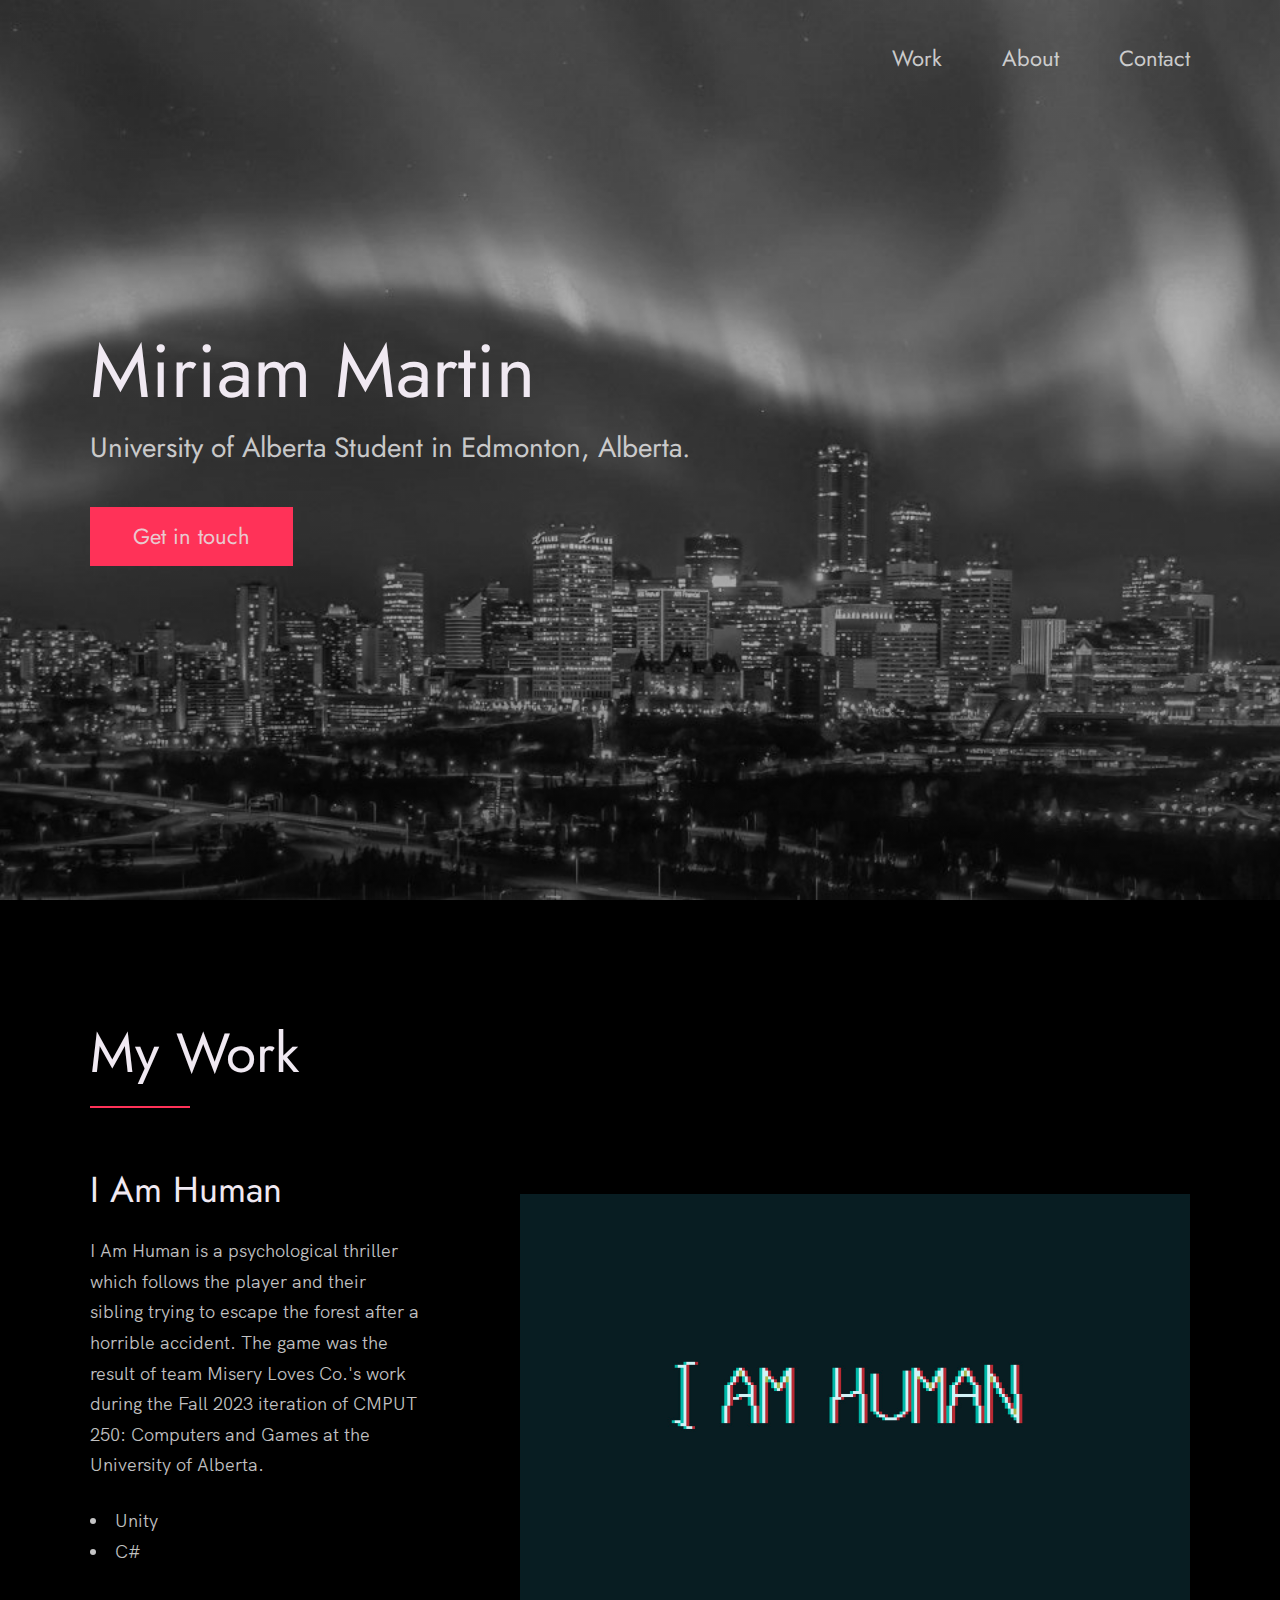
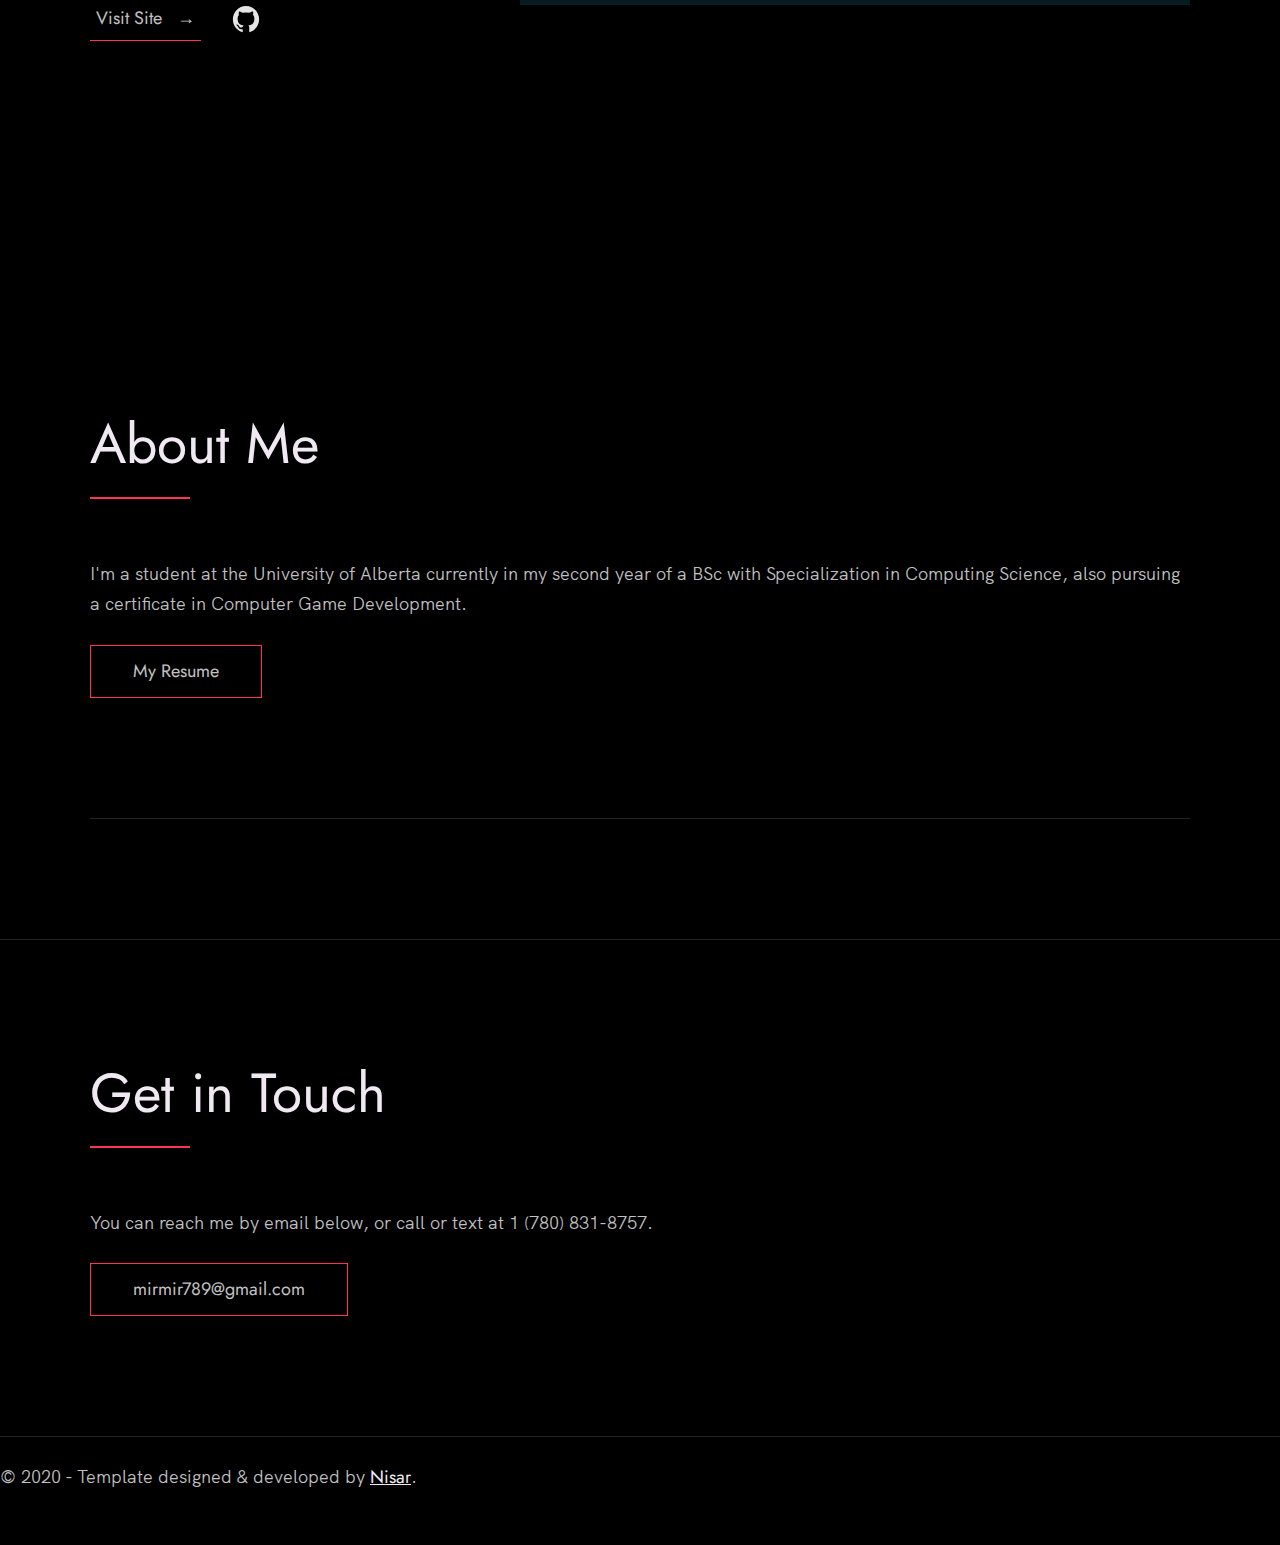
<file: index.html>
<!-- 
  Hello 😊.

  This template is designed and developed by Nisar Hassan Naqvi
  for anyone to use for free or customize the way they like.

  Github Repo: https://github.com/nisarhassan12/portfolio-template/
  My Website: https://nisar.dev

  For business & inquires, contact me => syednisarhassan12@gmail.com
-->

<!--
  Follow the instructions written in comments to create your stunning portfolio
-->

<!DOCTYPE html>
<html lang="en">

<head>
  <meta charset="UTF-8" />
  <meta name="viewport" content="width=device-width, initial-scale=1.0" />
  <link rel="shortcut icon" type="image/png" href="./images/favicon.png" />

  <!-- Put your site title here -->
  <title>
    Miriam Martin | University of Alberta Student in Edmonton, Alberta.
  </title>

  <meta name="description" content="Add small description of yourslef.">
  <!-- Add some coding keywords below, Ex: (React, CSS etc) -->
  <meta name="keywords" content="Put your name, skills and some coding keywords" />
  <link rel="stylesheet" href="index.css" />
</head>

<body>

  <!-- ***** Header ***** -->

  <header class="header" role="banner" id="top">
    <div class="row">
      <nav class="nav" role="navigation">
        <ul class="nav__items">
          <li class="nav__item"><a href="#work" class="nav__link">Work</a></li>
          <!--<li class="nav__item"><a href="#clients" class="nav__link">Clients</a></li> -->
          <li class="nav__item">
            <a href="#about" class="nav__link">About</a>
          </li>
          <li class="nav__item">
            <a href="#contact" class="nav__link">Contact</a>
          </li>
        </ul>
      </nav>
    </div>
    <div class="header__text-box row">
      <div class="header__text">
        <h1 class="heading-primary">
          <!-- Replace the following name with your name -->
          <span>Miriam Martin</span>
        </h1>
        <!-- Put a small paragraph about yourself -->
        <p>University of Alberta Student in Edmonton, Alberta.</p>
        <a href="#contact" class="btn btn--pink">Get in touch</a>
      </div>
    </div>
  </header>

  <main role="main">

    <!-- ***** Work ***** -->

    <section class="work" id="work">
      <div class="row">
        <h2>My Work</h2>
        <div class="work__boxes">

          <!-- Each div with the work__box class is a project. -->

          <div class="work__box">
            <div class="work__text">
              <h3>I Am Human</h3>
              <p>
                I Am Human is a psychological thriller which follows the player and their sibling trying to escape the forest after a horrible accident. 
                The game was the result of team Misery Loves Co.'s work during the Fall 2023 iteration of CMPUT 250: Computers and Games at the University of Alberta.
              </p>
              <ul class="work__list">
                <li>Unity</li>
                <li>C#</li>
              </ul>

              <div class="work__links">
                <a href="https://gurtajk.itch.io/misery-loves-co" target="_blank" class="link__text">
                  Visit Site <span>&rarr;</span>
                </a>
                <a href="https://github.com/CLPolo/I-Am-Human" title="View Git Repo" target="_blank">
                  <img src="./images/github.svg" class="work__code" alt="GitHub">
                </a>
              </div>
            </div>
            <div class="work__image-box">
              <img src="./images/Human_1.png" class="work__image" alt="Project 1" />
            </div>
          </div>
          <!--
          <div class="work__box">
            <div class="work__text">
              <h3>Calculator</h3>
              <p>
                Lorem ipsum dolor sit amet consectetur adipisicing elit. Quod,
                eius.
              </p>
              <ul class="work__list">
                <li>React</li>
                <li>Next.js</li>
                <li>Node</li>
                <li>MongoDB</li>
              </ul>

              <div class="work__links">
                <a href="#" class="link__text">
                  Visit Site <span>&rarr;</span>
                </a>
                <a href="#">
                  <img src="./images/github.svg" class="work__code" title="View Source Code" alt="GitHub">
                </a>
              </div>
            </div>
            <div class="work__image-box">
              <img src="./images/project-2.png" class="work__image" alt="Project 1" />
            </div>
          </div>

          <div class="work__box">
            <div class="work__text">
              <h3>Notificator</h3>
              <p>
                Lorem ipsum dolor sit amet consectetur adipisicing elit. Quod,
                eius.
              </p>
              <ul class="work__list">
                <li>React</li>
                <li>Next.js</li>
                <li>Node</li>
                <li>MongoDB</li>
              </ul>

              <div class="work__links">
                <a href="#" class="link__text">
                  Visit Site <span>&rarr;</span>
                </a>
                <a href="#">
                  <img src="./images/github.svg" class="work__code" title="View Source Code" alt="GitHub">
                </a>
              </div>
            </div>
            <div class="work__image-box">
              <img src="./images/project-3.png" class="work__image" alt="Project 3" />
            </div>
          </div>
        </div>
      </div>
    </section> -->

    <!-- ***** Clients *****

    <section class="client" id="clients">
      <div class="row">
        <h2>Clients</h2>
        <div class="client__logos">
          Add logos of the clients or companies you'have worked with. -->
          <!-- <img src="./images/ronjones.png" class="client__logo" alt="Company 2" />
          <img src="./images/goldengrid.png" class="client__logo" alt="Company 3" />
          <img src="./images/bullseye.png" class="client__logo" alt="Company 1" />
          <img src="./images/mighty-furnitures.png" class="client__logo" alt="Company 1" />
          <img src="./images/fastlane.png" class="client__logo" alt="Company 3" />
          <img src="./images/chippy.png" class="client__logo" alt="Company 1" />
        </div>
      </div>
    </section> -->

    <!-- ***** About ***** -->

    <section class="about" id="about">
      <div class="row">
        <h2>About Me</h2>
        <!-- <div class="about__content"> -->
          <div class="about__text">
            <!-- Replace the below paragraph with info about yourself -->
            <p>
              I'm a student at the University of Alberta currently in my second year of a 
              BSc with Specialization in Computing Science, also pursuing a certificate in
              Computer Game Development. 
            </p>
            <!-- Provide a link to your resume -->
            <a href="./resume/Resume.pdf" class="btn">My Resume</a>
          </div>

           <!-- <div class="about__photo-container">
            <-- Add a nice photo of yourself 
            <img class="about__photo" src="./images/syed-ali-hussnain.jpg" alt="" />
          </div>
        </div>-->
      </div> 
    </section>
  </main>

  <!-- ***** Contact ***** -->

  <section class="contact" id="contact">
    <div class="row">
      <h2>Get in Touch</h2>
      <div class="contact__info">
        <p>
          You can reach me by email below, or call or text at 1 (780) 831-8757.
        </p>
        <!-- Replace the email with yours -->
        <a href="mailto:mirmir789@gmail.com" class="btn">mirmir789@gmail.com</a>
      </div>
    </div>
  </section>

  <!-- ***** Footer ***** -->

  <!-- <footer role="contentinfo" class="footer">
    <div class="row"> -->
      <!-- Update the links to point to your accounts -->
      <!-- <ul class="footer__social-links">
        <li class="footer__social-link-item">
          <a href="https://twitter.com/nisarhassan12/" title="Link to Twitter Profile">
            <img src="./images/twitter.svg" class="footer__social-image" alt="Twitter">
          </a>
        </li>
        <li class="footer__social-link-item">
          <a href="https://github.com/nisarhassan12/" title="Link to Github Profile">
            <img src="./images/github.svg" class="footer__social-image" alt="Github">
          </a>
        </li>
        <li class="footer__social-link-item">
          <a href="https://codepen.io/nisar_hassan" title="Link to Codepen Profile">
            <img src="./images/codepen.svg" class="footer__social-image" alt="Codepen">
          </a>
        </li>
        <li class="footer__social-link-item">
          <a href=https://www.linkedin.com/in/nisar-hassan-naqvi-413466199/">
            <img src="./images/linkedin.svg" title="Link to Linkedin Profile" class="footer__social-image" alt="Linkedin">
          </a>
        </li>
      </ul> -->

      <!-- If you give me some credit by keeping the below paragraph, will be huge for me 😊 Thanks. -->
      <p>
        &copy; 2020 - Template designed & developed by <a href="https://nisar.dev" class="link">Nisar</a>.
      </p>
      <div class="footer__github-buttons">
        <iframe
          src="https://ghbtns.com/github-btn.html?user=nisarhassan12&repo=portfolio-template&type=watch&count=true"
          frameborder="0" scrolling="0" width="170" height="20" title="Watch Portfolio Template on GitHub">
        </iframe>
      </div>
    </div>
  </footer>

  <a href="#top" class="back-to-top" title="Back to Top">
    <img src="./images/arrow-up.svg" alt="Back to Top" class="back-to-top__image"/>
  </a>
  <script src="./index.js"></script>
</body>

</html>
</file>
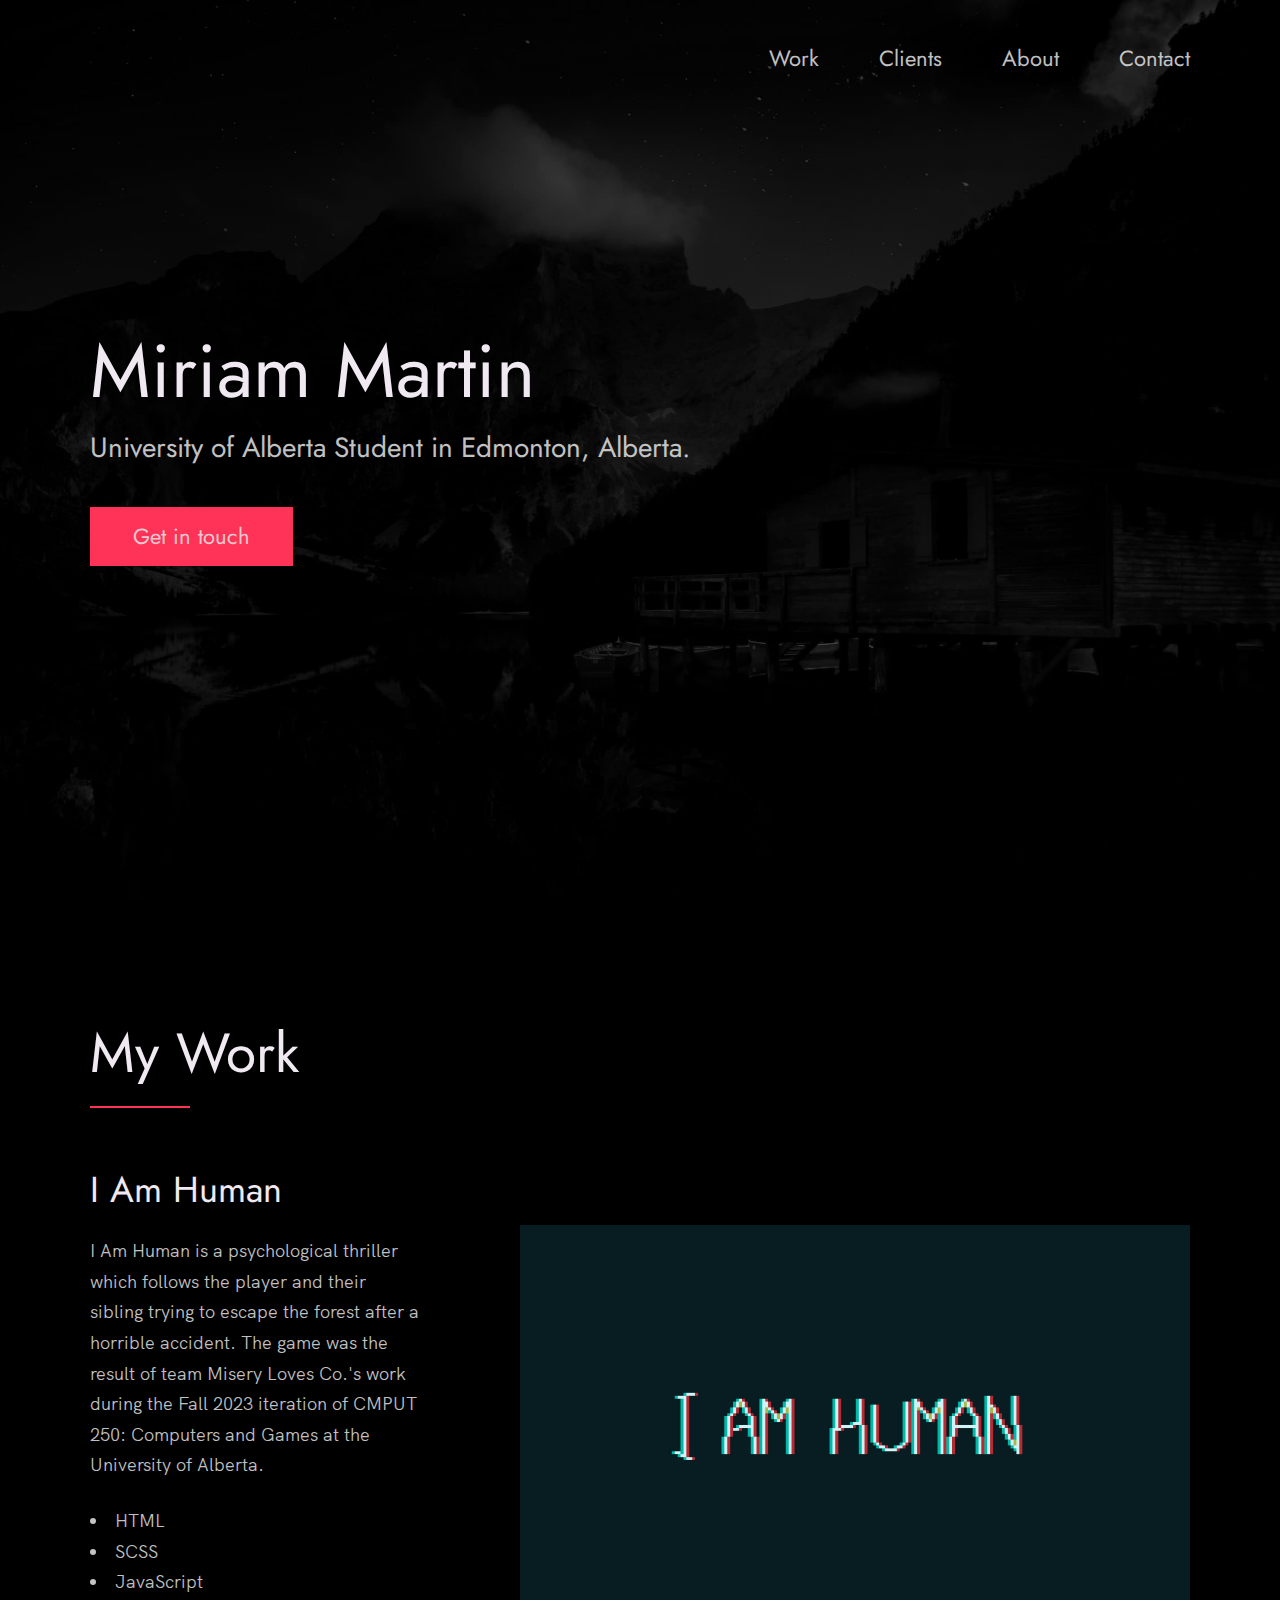
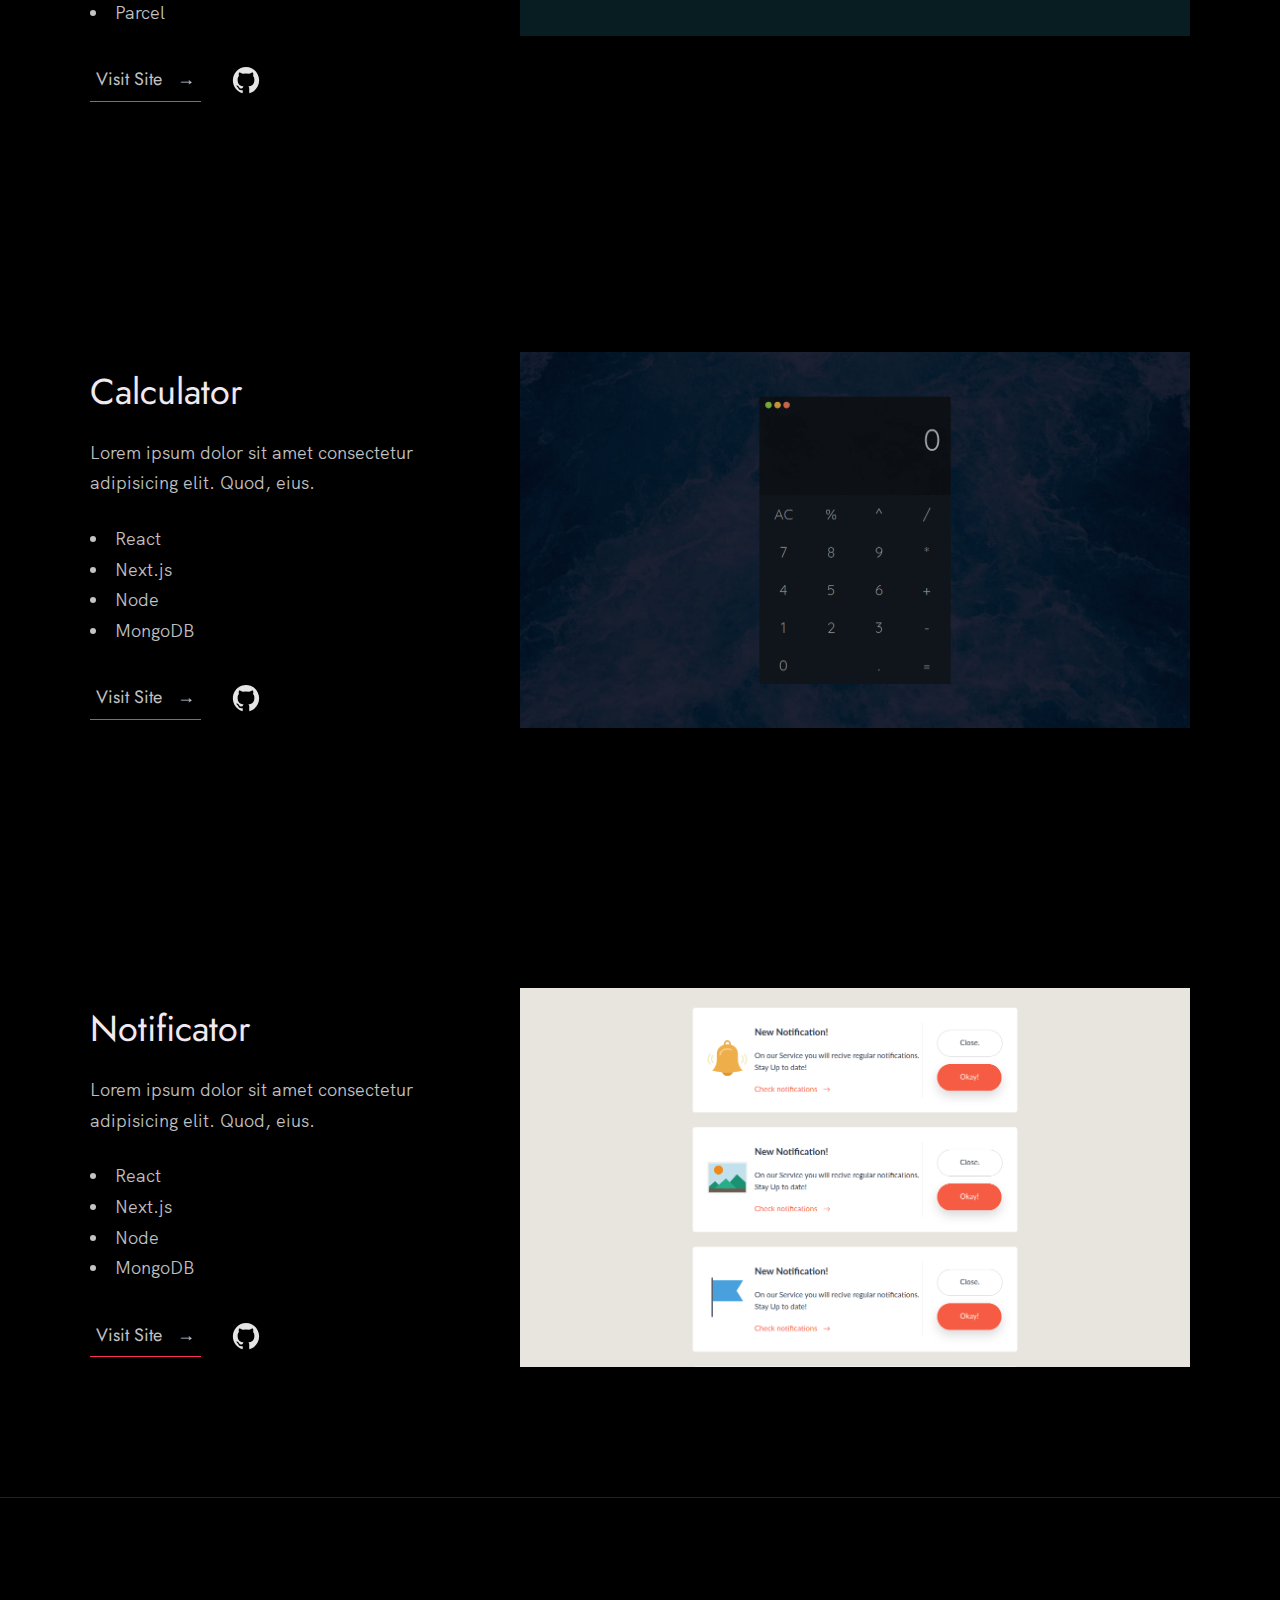
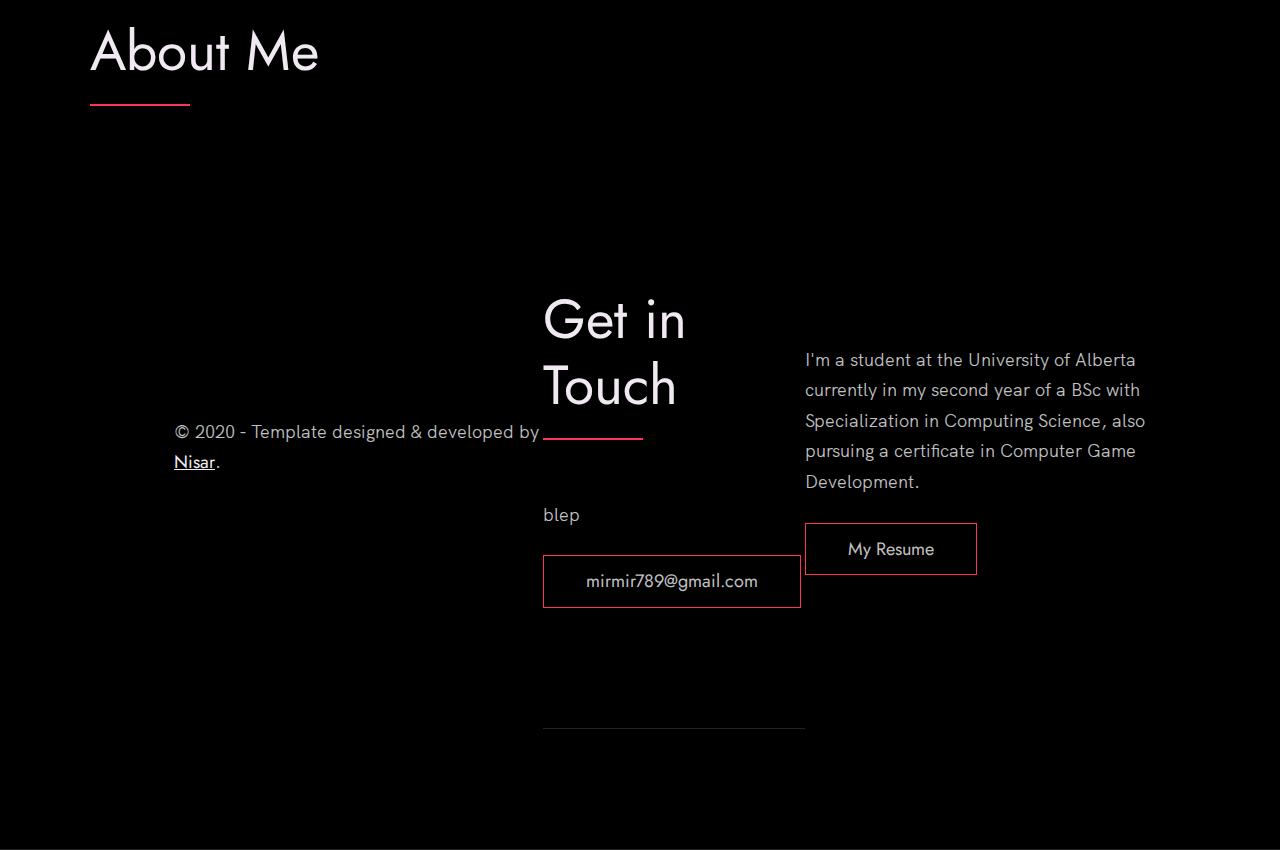
<file: portfolio-template-master/index.html>
<!-- 
  Hello 😊.

  This template is designed and developed by Nisar Hassan Naqvi
  for anyone to use for free or customize the way they like.

  Github Repo: https://github.com/nisarhassan12/portfolio-template/
  My Website: https://nisar.dev

  For business & inquires, contact me => syednisarhassan12@gmail.com
-->

<!--
  Follow the instructions written in comments to create your stunning portfolio
-->

<!DOCTYPE html>
<html lang="en">

<head>
  <meta charset="UTF-8" />
  <meta name="viewport" content="width=device-width, initial-scale=1.0" />
  <link rel="shortcut icon" type="image/png" href="./images/favicon.png" />

  <!-- Put your site title here -->
  <title>
    Miriam Martin | University of Alberta Student in Edmonton, Alberta.
  </title>

  <meta name="description" content="Add small description of yourslef.">
  <!-- Add some coding keywords below, Ex: (React, CSS etc) -->
  <meta name="keywords" content="Put your name, skills and some coding keywords" />
  <link rel="stylesheet" href="index.css" />
</head>

<body>

  <!-- ***** Header ***** -->

  <header class="header" role="banner" id="top">
    <div class="row">
      <nav class="nav" role="navigation">
        <ul class="nav__items">
          <li class="nav__item"><a href="#work" class="nav__link">Work</a></li>
          <li class="nav__item"><a href="#clients" class="nav__link">Clients</a></li>
          <li class="nav__item">
            <a href="#about" class="nav__link">About</a>
          </li>
          <li class="nav__item">
            <a href="#contact" class="nav__link">Contact</a>
          </li>
        </ul>
      </nav>
    </div>
    <div class="header__text-box row">
      <div class="header__text">
        <h1 class="heading-primary">
          <!-- Replace the following name with your name -->
          <span>Miriam Martin</span>
        </h1>
        <!-- Put a small paragraph about yourself -->
        <p>University of Alberta Student in Edmonton, Alberta.</p>
        <a href="#contact" class="btn btn--pink">Get in touch</a>
      </div>
    </div>
  </header>

  <main role="main">

    <!-- ***** Work ***** -->

    <section class="work" id="work">
      <div class="row">
        <h2>My Work</h2>
        <div class="work__boxes">

          <!-- Each div with the work__box class is a project. -->

          <div class="work__box">
            <div class="work__text">
              <h3>I Am Human</h3>
              <p>
                I Am Human is a psychological thriller which follows the player and their sibling trying to escape the forest after a horrible accident. 
                The game was the result of team Misery Loves Co.'s work during the Fall 2023 iteration of CMPUT 250: Computers and Games at the University of Alberta.
              </p>
              <ul class="work__list">
                <li>HTML</li>
                <li>SCSS</li>
                <li>JavaScript</li>
                <li>Parcel</li>
              </ul>

              <div class="work__links">
                <a href="https://github.com/CLPolo/I-Am-Human" target="_blank" class="link__text">
                  Visit Site <span>&rarr;</span>
                </a>
                <a href="https://github.com/MiriamMartin/Portfolio.git" title="View Source Code" target="_blank">
                  <img src="./images/github.svg" class="work__code" alt="GitHub">
                </a>
              </div>
            </div>
            <div class="work__image-box">
              <img src="./images/Human_1.png" class="work__image" alt="Project 1" />
            </div>
          </div>

          <div class="work__box">
            <div class="work__text">
              <h3>Calculator</h3>
              <p>
                Lorem ipsum dolor sit amet consectetur adipisicing elit. Quod,
                eius.
              </p>
              <ul class="work__list">
                <li>React</li>
                <li>Next.js</li>
                <li>Node</li>
                <li>MongoDB</li>
              </ul>

              <div class="work__links">
                <a href="#" class="link__text">
                  Visit Site <span>&rarr;</span>
                </a>
                <a href="#">
                  <img src="./images/github.svg" class="work__code" title="View Source Code" alt="GitHub">
                </a>
              </div>
            </div>
            <div class="work__image-box">
              <img src="./images/project-2.png" class="work__image" alt="Project 1" />
            </div>
          </div>

          <div class="work__box">
            <div class="work__text">
              <h3>Notificator</h3>
              <p>
                Lorem ipsum dolor sit amet consectetur adipisicing elit. Quod,
                eius.
              </p>
              <ul class="work__list">
                <li>React</li>
                <li>Next.js</li>
                <li>Node</li>
                <li>MongoDB</li>
              </ul>

              <div class="work__links">
                <a href="#" class="link__text">
                  Visit Site <span>&rarr;</span>
                </a>
                <a href="#">
                  <img src="./images/github.svg" class="work__code" title="View Source Code" alt="GitHub">
                </a>
              </div>
            </div>
            <div class="work__image-box">
              <img src="./images/project-3.png" class="work__image" alt="Project 3" />
            </div>
          </div>
        </div>
      </div>
    </section>

    <!-- ***** Clients *****

    <section class="client" id="clients">
      <div class="row">
        <h2>Clients</h2>
        <div class="client__logos">
          Add logos of the clients or companies you'have worked with. -->
          <!-- <img src="./images/ronjones.png" class="client__logo" alt="Company 2" />
          <img src="./images/goldengrid.png" class="client__logo" alt="Company 3" />
          <img src="./images/bullseye.png" class="client__logo" alt="Company 1" />
          <img src="./images/mighty-furnitures.png" class="client__logo" alt="Company 1" />
          <img src="./images/fastlane.png" class="client__logo" alt="Company 3" />
          <img src="./images/chippy.png" class="client__logo" alt="Company 1" />
        </div>
      </div>
    </section> -->

    <!-- ***** About ***** -->

    <section class="about" id="about">
      <div class="row">
        <h2>About Me</h2>
        <div class="about__content">
          <div class="about__text">
            <!-- Replace the below paragraph with info about yourself -->
            <p>
              I'm a student at the University of Alberta currently in my second year of a 
              BSc with Specialization in Computing Science, also pursuing a certificate in
              Computer Game Development. 
            </p>
            <!-- Provide a link to your resume -->
            <a href="./resume/Resume.pdf" class="btn">My Resume</a>
          </div>

          <!-- <div class="about__photo-container">
            <-- Add a nice photo of yourself --
            <img class="about__photo" src="./images/syed-ali-hussnain.jpg" alt="" />
          </div>
        </div>
      </div>
    </section>
  </main> -->

  <!-- ***** Contact ***** -->

  <section class="contact" id="contact">
    <div class="row">
      <h2>Get in Touch</h2>
      <div class="contact__info">
        <p>
          blep
        </p>
        <!-- Replace the email with yours -->
        <a href="mailto:mirmir789@gmail.com" class="btn">mirmir789@gmail.com</a>
      </div>
    </div>
  </section>

  <!-- ***** Footer ***** -->

  <!-- <footer role="contentinfo" class="footer">
    <div class="row"> -->
      <!-- Update the links to point to your accounts -->
      <!-- <ul class="footer__social-links">
        <li class="footer__social-link-item">
          <a href="https://twitter.com/nisarhassan12/" title="Link to Twitter Profile">
            <img src="./images/twitter.svg" class="footer__social-image" alt="Twitter">
          </a>
        </li>
        <li class="footer__social-link-item">
          <a href="https://github.com/nisarhassan12/" title="Link to Github Profile">
            <img src="./images/github.svg" class="footer__social-image" alt="Github">
          </a>
        </li>
        <li class="footer__social-link-item">
          <a href="https://codepen.io/nisar_hassan" title="Link to Codepen Profile">
            <img src="./images/codepen.svg" class="footer__social-image" alt="Codepen">
          </a>
        </li>
        <li class="footer__social-link-item">
          <a href=https://www.linkedin.com/in/nisar-hassan-naqvi-413466199/">
            <img src="./images/linkedin.svg" title="Link to Linkedin Profile" class="footer__social-image" alt="Linkedin">
          </a>
        </li>
      </ul> -->

      <!-- If you give me some credit by keeping the below paragraph, will be huge for me 😊 Thanks. -->
      <p>
        &copy; 2020 - Template designed & developed by <a href="https://nisar.dev" class="link">Nisar</a>.
      </p>
      <div class="footer__github-buttons">
        <iframe
          src="https://ghbtns.com/github-btn.html?user=nisarhassan12&repo=portfolio-template&type=watch&count=true"
          frameborder="0" scrolling="0" width="170" height="20" title="Watch Portfolio Template on GitHub">
        </iframe>
      </div>
    </div>
  </footer>

  <a href="#top" class="back-to-top" title="Back to Top">
    <img src="./images/arrow-up.svg" alt="Back to Top" class="back-to-top__image"/>
  </a>
  <script src="./index.js"></script>
</body>

</html>
</file>
<file: index.css>
/* --------------------------------------- */
/* ----- Basic Setup ----- */
/* --------------------------------------- */

@font-face {
    font-family: 'Hk Grotesk';
    font-style: normal;
    font-weight: 400;
    src: url('./fonts/HKGrotesk-Regular.woff') format('woff');
}

@font-face {
    font-family: 'Jost';
    font-style: normal;
    font-weight: 400;
    src: url('./fonts/Jost-Regular.ttf') format('woff');
}

* {
    margin: 0;
    padding: 0;
    box-sizing: inherit;
}

:root {
    --font-size-small: 1.8rem;
    --font-size-normal: 2.2rem;
    --font-size-medium: 2.8rem;
    --font-size-medium-1: 3.6rem;
    --font-size-large: 5.5rem;
    --font-size-huge: 7.5rem;
    --font-stack: 'Hk Grotesk', sans-serif;

    --line-height-normal: 1.7;
    --line-height-small: 1.2;

    --black: #000;
    --pink: #ff3258;
    --white: #f0e9f2;
    --white-1: #e5e5e6da;


    --container-max-width: 1180px;
    --container-normal-width: 800px;
    --container-medium-width: 700px; 
    --container-small-width: 500px;

    --gutter-huge: 12rem;
    --gutter-medium: 6rem;
    --gutter-normal: 3rem;
    --gutter-small-1: 2.5rem;
    --gutter-small: 2rem;

    --border-light: 1px solid rgb(36, 35, 35);
}

html {
    font-size: 62.5%; /* (16/10)*100 = 62.5% => 1rem = 10px */
    box-sizing: border-box;
    scroll-behavior: smooth;
}

@media(max-width: 1000px) {
    html {
        font-size: 52%;
    }
}

body {
    font-size: var(--font-size-small);
    font-family: var(--font-stack);
    font-weight: 400;
    color: var(--white-1);
    line-height: var(--line-height-normal);
    background: var(--black);
    overflow-x: hidden;
}

.row {
    max-width: var(--container-max-width);
    margin: 0 auto;
}

@media(max-width: 1340px) {
    .row {
        max-width: 1100px;
    }
}

@media(max-width: 1240px) {
    .row {
        padding: 0 var(--gutter-medium);
    }
}

@media(max-width: 600px) {
    .row {
        padding: 0 var(--gutter-normal);
    }
}

@media(max-width: 600px) {
    .row {
        padding: 0 var(--gutter-small);
    }
}

section {
    padding: var(--gutter-huge) 0;
    border-bottom: var(--border-light);
}

img {
    object-fit: contain;
    max-width: 100%;
}

/* --------------------------------------- */
/* ----- Headlines and Paragraphs ----- */
/* --------------------------------------- */

h1,
h2,
h3 {
    font-family: 'Jost', sans-serif;
    font-weight: 400;
    line-height: var(--line-height-small);
    color: var(--white);
}

.heading-primary {
    line-height: 1;
    font-size: var(--font-size-huge);
    font-weight: 400;
}

@media(max-width: 900px) {
    .heading-primary {
        font-size: 6.5rem;
    }
}

h2 {
    font-size: var(--font-size-large);
    margin-bottom: var(--gutter-medium);
}

h2::after {
    content: '';
    display: block;
    height: 2px;
    width: 10rem;
    background: var(--pink);
    margin: var(--gutter-small) 0;
}

h3 {
    font-size: var(--font-size-medium-1);
    margin-bottom: var(--gutter-small);
}

@media(max-width: 500px) {
    .heading-primary {
        font-size: var(--font-size-large);
    }

    h2 {
        font-size: var(--font-size-medium-1);
    }

    h3 {
        font-size: var(--font-size-medium);
    }
}

p {
    margin: var(--gutter-small-1) 0;
}

@media(max-width: 900px) {
    p { 
        max-width: var(--container-small-width);
    }
}

/* --------------------------------------- */
/* ----- Buttons and Links ----- */
/* --------------------------------------- */

a {
    color: var(--white);
    font-weight: 400;
    font-family: 'Jost', sans-serif;
    transition: all .2s;
    outline: 2px solid transparent;
}

::-moz-focus-inner {
    border: 0;
}

button:focus,
a:focus {
    outline: 2px solid var(--pink);
}

body:not(.user-is-tabbing) button:focus,
body:not(.user-is-tabbing) a:focus {
    outline: none;
}

.link:hover {
    color: var(--pink);
}

.btn {
    position: relative;
    display: inline-block;
    padding: 1rem 4.2rem;
    text-decoration: none;
    color: inherit;
    border: 1px solid  var(--pink);
    font-weight: 400;
}

.btn:focus {
    outline: none;
}

.btn::after {
    content: '';
    display: block;
    position: absolute;
    top: 0;
    left: 0;
    right: 100%;
    background: var(--white);
    height: 100%;
    z-index: -1;
    transition: all 0.2s cubic-bezier(1, 0.68, 0.16, 0.9);
}

.btn:hover::after,
.btn:focus::after {
    right: 0;
    background: var(--pink);
}

.btn--pink {
    background: var(--pink);
    transition: all 0.2s;
}

.btn--pink::after {
    display: none;
}

.btn--pink:hover,
.btn--pink:focus {
    background: transparent;
}

.link__text {
    position: relative;
    display: inline-block;
    padding: .6rem;
    color: inherit;
    text-decoration: none;
    border-bottom: 1px solid var(--pink);
}

.link__text::after {
    content: '';
    display: block;
    position: absolute;
    top: 0;
    left: 0;
    right: 100%;
    background: var(--white);
    height: 100%;
    z-index: -1;
    transition: all 0.2s cubic-bezier(1, 0.68, 0.16, 0.9);
}

.link__text:focus {
    outline: none;
}

.link__text:hover::after,
.link__text:focus:after {
    right: 0;
    background: var(--pink);
}

.link__text span {
    padding-left: 1rem;
    font-family: sans-serif;
}

/* ----- Back to Top ----- */

.back-to-top {
    position: fixed;
    bottom: 4rem;
    right: 4rem;
    display: flex;
    justify-content: center;
    align-items: center;
    height: 5.5rem;
    width: 5.5rem;
    background-color: var(--pink);
    border-radius: 50%;
    z-index: 10;
    visibility: hidden;
    transition: all .4s;
}

.back-to-top__image {
    height: 70%;
}

@media(max-width: 900px) {
    .back-to-top {
        right: 2rem;
    }
}

@media(max-width: 500px) {
    .back-to-top {
        right: 1rem;
    }
}

/* --------------------------------------- */
/* ----- Navigation ----- */
/* --------------------------------------- */

.nav {
    display: flex;
    justify-content: flex-end;
    padding: var(--gutter-normal) 0;
}

.nav__items {
    display: flex;
    list-style: none;
}

.nav__item:not(:last-child) {
    margin-right: var(--gutter-medium);
}

@media(max-width: 500px) {
    .nav {
        justify-content: center;
    }
}

@media(max-width: 400px) {
    .nav__item:not(:last-child) {
        margin-right: var(--gutter-normal);
    }
}

@media(max-width: 300px) {
    .nav {
        font-size: var(--font-size-small);
    }
}

.nav__link {
    position: relative;
    display: inline-block;
    padding: 1rem 0;
    text-decoration: none;
    color: inherit;
    transition: all .2s;
}

.nav__link::after {
    content: '';
    position: absolute;
    bottom: 0;
    left: 0;
    right: 100%;
    display: inline-block;
    height: 1rem;
    background: var(--white);
    transition: all 0.25s cubic-bezier(1, 0.68, 0.16, 0.9);
}

.nav__link:hover {
    color: var(--pink);
}

.nav__link:hover::after {
    right: 0;
    height: 2px;
    background: var(--pink);
}

/* --------------------------------------- */
/* ----- Header ----- */
/* --------------------------------------- */

.header {
    background: linear-gradient(rgba(0,0,0, .1), rgba(0,0,0, .4)), 
        url('./images/edm_header.jpg');
    height: 100vh;
    background-size: cover;
    background-position: center;
    background-attachment: fixed;
    font-size: var(--font-size-normal);
}

.header__text {
    position: absolute;
    top: 50%;
    transform: translateY(-50%);
}

.header__text p {
    margin: 1.5rem 0 3.5rem;
    max-width: var(--container-medium-width);
    font-family: 'Jost', sans-serif;
    font-size: var(--font-size-medium);
}

@media(max-width: 500px) {
    .header {
        text-align: center;
    }

    .header__text p {
        transform: scale(.8);
    }
}

/* --------------------------------------- */
/* ----- Work ----- */
/* --------------------------------------- */

.work__box {
    display: flex;
    align-items: center;
}

@media(max-width: 900px) {
    .work__box {
        align-items: initial;
        flex-direction: column-reverse;
    }
}

.work__box:not(:last-child) {
    margin-bottom: 25rem;
}

@media(max-width: 500px) {
    .work__box:not(:last-child) {
        margin-bottom: 20rem;
    }
}

.work__links {
    display: flex;
    align-items: center;
}

.work__text {
    flex: 0 0 30%;
}

.work__list {
    /* list-style-type: square; */
    list-style-position: inside;
    margin-bottom: var(--gutter-normal);
}

.work__code {
    display: block;
    height: 3rem;
    margin-left: var(--gutter-normal);
    transition: all .3s;
}

.work__code:hover {
    transform: scale(1.2);
}

.work__image-box {
    margin-bottom: var(--gutter-normal);
}

@media(min-width: 901px) {
    .work__image-box {
        flex: 1;
        margin: 0 0 0 10rem;
    }
}

@media(max-width: 900px) {
    .work__code {
        height: 4rem;
    }
}

/* --------------------------------------- */
/* ----- Clients ----- */
/* --------------------------------------- */

.client__logos {
    display: flex;
    justify-content: space-between;
    filter: invert(100%) grayscale(100%) opacity(.8);
}

.client__logo {
    height: 6.5rem;
    max-width: 18rem;
}

@media(max-width: 1240px) {
    .client__logos {
        overflow-x: scroll;
        padding: var(--gutter-normal);
    }

    .client__logo:not(:last-of-type) {
        margin-right: var(--gutter-medium);
    }
}

/* --------------------------------------- */
/* ----- About ----- */
/* --------------------------------------- */

.about__content {
    display: flex;
    flex-direction: row-reverse;
    align-items: center;
}

@media(max-width: 900px) {
    .about__content {
        flex-direction: column-reverse;
        align-items: initial;
    }
}

.about__photo-container {
    margin-bottom: var(--gutter-normal);
}

@media(min-width: 901px) {
    .about__text {
        flex: 0 0 35%;
    }
    
    .about__photo-container {
        flex: 1;
        margin: 0 var(--gutter-huge) 0 0;
    }
}

/* --------------------------------------- */
/* ----- Contact ----- */
/* --------------------------------------- */

.contact__info {
    max-width: var(--container-medium-width);
}

/* --------------------------------------- */
/* ----- Footer ----- */
/* --------------------------------------- */

.footer {
    text-align: center;
    padding: var(--gutter-medium) 0 var(--gutter-normal);
}

.footer__social-links {
    display: flex;
    justify-content: center;
    padding: var(--gutter-normal) 0;
    list-style: none;
}

.footer__social-link-item:not(:last-of-type) {
    margin-right: var(--gutter-small);
}

.footer__social-image {
    height: 4rem;
}

.footer__github-buttons {
    display: flex;
    justify-content: center;
}

.footer__github-buttons iframe {
    height: 2.5rem;
    width: 84px;
    transform: translateY(3px);
}

@media(max-width: 500px) {
    .footer {
        padding: var(--gutter-medium) 0;
    } 
}
</file>
<file: portfolio-template-master/index.css>
/* --------------------------------------- */
/* ----- Basic Setup ----- */
/* --------------------------------------- */

@font-face {
    font-family: 'Hk Grotesk';
    font-style: normal;
    font-weight: 400;
    src: url('./fonts/HKGrotesk-Regular.woff') format('woff');
}

@font-face {
    font-family: 'Jost';
    font-style: normal;
    font-weight: 400;
    src: url('./fonts/Jost-Regular.ttf') format('woff');
}

* {
    margin: 0;
    padding: 0;
    box-sizing: inherit;
}

:root {
    --font-size-small: 1.8rem;
    --font-size-normal: 2.2rem;
    --font-size-medium: 2.8rem;
    --font-size-medium-1: 3.6rem;
    --font-size-large: 5.5rem;
    --font-size-huge: 7.5rem;
    --font-stack: 'Hk Grotesk', sans-serif;

    --line-height-normal: 1.7;
    --line-height-small: 1.2;

    --black: #000;
    --pink: #ff3258;
    --white: #f0e9f2;
    --white-1: #e5e5e6da;


    --container-max-width: 1180px;
    --container-normal-width: 800px;
    --container-medium-width: 700px; 
    --container-small-width: 500px;

    --gutter-huge: 12rem;
    --gutter-medium: 6rem;
    --gutter-normal: 3rem;
    --gutter-small-1: 2.5rem;
    --gutter-small: 2rem;

    --border-light: 1px solid rgb(36, 35, 35);
}

html {
    font-size: 62.5%; /* (16/10)*100 = 62.5% => 1rem = 10px */
    box-sizing: border-box;
    scroll-behavior: smooth;
}

@media(max-width: 1000px) {
    html {
        font-size: 52%;
    }
}

body {
    font-size: var(--font-size-small);
    font-family: var(--font-stack);
    font-weight: 400;
    color: var(--white-1);
    line-height: var(--line-height-normal);
    background: var(--black);
    overflow-x: hidden;
}

.row {
    max-width: var(--container-max-width);
    margin: 0 auto;
}

@media(max-width: 1340px) {
    .row {
        max-width: 1100px;
    }
}

@media(max-width: 1240px) {
    .row {
        padding: 0 var(--gutter-medium);
    }
}

@media(max-width: 600px) {
    .row {
        padding: 0 var(--gutter-normal);
    }
}

@media(max-width: 600px) {
    .row {
        padding: 0 var(--gutter-small);
    }
}

section {
    padding: var(--gutter-huge) 0;
    border-bottom: var(--border-light);
}

img {
    object-fit: contain;
    max-width: 100%;
}

/* --------------------------------------- */
/* ----- Headlines and Paragraphs ----- */
/* --------------------------------------- */

h1,
h2,
h3 {
    font-family: 'Jost', sans-serif;
    font-weight: 400;
    line-height: var(--line-height-small);
    color: var(--white);
}

.heading-primary {
    line-height: 1;
    font-size: var(--font-size-huge);
    font-weight: 400;
}

@media(max-width: 900px) {
    .heading-primary {
        font-size: 6.5rem;
    }
}

h2 {
    font-size: var(--font-size-large);
    margin-bottom: var(--gutter-medium);
}

h2::after {
    content: '';
    display: block;
    height: 2px;
    width: 10rem;
    background: var(--pink);
    margin: var(--gutter-small) 0;
}

h3 {
    font-size: var(--font-size-medium-1);
    margin-bottom: var(--gutter-small);
}

@media(max-width: 500px) {
    .heading-primary {
        font-size: var(--font-size-large);
    }

    h2 {
        font-size: var(--font-size-medium-1);
    }

    h3 {
        font-size: var(--font-size-medium);
    }
}

p {
    margin: var(--gutter-small-1) 0;
}

@media(max-width: 900px) {
    p { 
        max-width: var(--container-small-width);
    }
}

/* --------------------------------------- */
/* ----- Buttons and Links ----- */
/* --------------------------------------- */

a {
    color: var(--white);
    font-weight: 400;
    font-family: 'Jost', sans-serif;
    transition: all .2s;
    outline: 2px solid transparent;
}

::-moz-focus-inner {
    border: 0;
}

button:focus,
a:focus {
    outline: 2px solid var(--pink);
}

body:not(.user-is-tabbing) button:focus,
body:not(.user-is-tabbing) a:focus {
    outline: none;
}

.link:hover {
    color: var(--pink);
}

.btn {
    position: relative;
    display: inline-block;
    padding: 1rem 4.2rem;
    text-decoration: none;
    color: inherit;
    border: 1px solid  var(--pink);
    font-weight: 400;
}

.btn:focus {
    outline: none;
}

.btn::after {
    content: '';
    display: block;
    position: absolute;
    top: 0;
    left: 0;
    right: 100%;
    background: var(--white);
    height: 100%;
    z-index: -1;
    transition: all 0.2s cubic-bezier(1, 0.68, 0.16, 0.9);
}

.btn:hover::after,
.btn:focus::after {
    right: 0;
    background: var(--pink);
}

.btn--pink {
    background: var(--pink);
    transition: all 0.2s;
}

.btn--pink::after {
    display: none;
}

.btn--pink:hover,
.btn--pink:focus {
    background: transparent;
}

.link__text {
    position: relative;
    display: inline-block;
    padding: .6rem;
    color: inherit;
    text-decoration: none;
    border-bottom: 1px solid var(--pink);
}

.link__text::after {
    content: '';
    display: block;
    position: absolute;
    top: 0;
    left: 0;
    right: 100%;
    background: var(--white);
    height: 100%;
    z-index: -1;
    transition: all 0.2s cubic-bezier(1, 0.68, 0.16, 0.9);
}

.link__text:focus {
    outline: none;
}

.link__text:hover::after,
.link__text:focus:after {
    right: 0;
    background: var(--pink);
}

.link__text span {
    padding-left: 1rem;
    font-family: sans-serif;
}

/* ----- Back to Top ----- */

.back-to-top {
    position: fixed;
    bottom: 4rem;
    right: 4rem;
    display: flex;
    justify-content: center;
    align-items: center;
    height: 5.5rem;
    width: 5.5rem;
    background-color: var(--pink);
    border-radius: 50%;
    z-index: 10;
    visibility: hidden;
    transition: all .4s;
}

.back-to-top__image {
    height: 70%;
}

@media(max-width: 900px) {
    .back-to-top {
        right: 2rem;
    }
}

@media(max-width: 500px) {
    .back-to-top {
        right: 1rem;
    }
}

/* --------------------------------------- */
/* ----- Navigation ----- */
/* --------------------------------------- */

.nav {
    display: flex;
    justify-content: flex-end;
    padding: var(--gutter-normal) 0;
}

.nav__items {
    display: flex;
    list-style: none;
}

.nav__item:not(:last-child) {
    margin-right: var(--gutter-medium);
}

@media(max-width: 500px) {
    .nav {
        justify-content: center;
    }
}

@media(max-width: 400px) {
    .nav__item:not(:last-child) {
        margin-right: var(--gutter-normal);
    }
}

@media(max-width: 300px) {
    .nav {
        font-size: var(--font-size-small);
    }
}

.nav__link {
    position: relative;
    display: inline-block;
    padding: 1rem 0;
    text-decoration: none;
    color: inherit;
    transition: all .2s;
}

.nav__link::after {
    content: '';
    position: absolute;
    bottom: 0;
    left: 0;
    right: 100%;
    display: inline-block;
    height: 1rem;
    background: var(--white);
    transition: all 0.25s cubic-bezier(1, 0.68, 0.16, 0.9);
}

.nav__link:hover {
    color: var(--pink);
}

.nav__link:hover::after {
    right: 0;
    height: 2px;
    background: var(--pink);
}

/* --------------------------------------- */
/* ----- Header ----- */
/* --------------------------------------- */

.header {
    background: linear-gradient(rgba(0,0,0, .1), rgba(0,0,0, .4)), 
        url('./images/header.jpg');
    height: 100vh;
    background-size: cover;
    background-position: center;
    background-attachment: fixed;
    font-size: var(--font-size-normal);
}

.header__text {
    position: absolute;
    top: 50%;
    transform: translateY(-50%);
}

.header__text p {
    margin: 1.5rem 0 3.5rem;
    max-width: var(--container-medium-width);
    font-family: 'Jost', sans-serif;
    font-size: var(--font-size-medium);
}

@media(max-width: 500px) {
    .header {
        text-align: center;
    }

    .header__text p {
        transform: scale(.8);
    }
}

/* --------------------------------------- */
/* ----- Work ----- */
/* --------------------------------------- */

.work__box {
    display: flex;
    align-items: center;
}

@media(max-width: 900px) {
    .work__box {
        align-items: initial;
        flex-direction: column-reverse;
    }
}

.work__box:not(:last-child) {
    margin-bottom: 25rem;
}

@media(max-width: 500px) {
    .work__box:not(:last-child) {
        margin-bottom: 20rem;
    }
}

.work__links {
    display: flex;
    align-items: center;
}

.work__text {
    flex: 0 0 30%;
}

.work__list {
    /* list-style-type: square; */
    list-style-position: inside;
    margin-bottom: var(--gutter-normal);
}

.work__code {
    display: block;
    height: 3rem;
    margin-left: var(--gutter-normal);
    transition: all .3s;
}

.work__code:hover {
    transform: scale(1.2);
}

.work__image-box {
    margin-bottom: var(--gutter-normal);
}

@media(min-width: 901px) {
    .work__image-box {
        flex: 1;
        margin: 0 0 0 10rem;
    }
}

@media(max-width: 900px) {
    .work__code {
        height: 4rem;
    }
}

/* --------------------------------------- */
/* ----- Clients ----- */
/* --------------------------------------- */

.client__logos {
    display: flex;
    justify-content: space-between;
    filter: invert(100%) grayscale(100%) opacity(.8);
}

.client__logo {
    height: 6.5rem;
    max-width: 18rem;
}

@media(max-width: 1240px) {
    .client__logos {
        overflow-x: scroll;
        padding: var(--gutter-normal);
    }

    .client__logo:not(:last-of-type) {
        margin-right: var(--gutter-medium);
    }
}

/* --------------------------------------- */
/* ----- About ----- */
/* --------------------------------------- */

.about__content {
    display: flex;
    flex-direction: row-reverse;
    align-items: center;
}

@media(max-width: 900px) {
    .about__content {
        flex-direction: column-reverse;
        align-items: initial;
    }
}

.about__photo-container {
    margin-bottom: var(--gutter-normal);
}

@media(min-width: 901px) {
    .about__text {
        flex: 0 0 35%;
    }
    
    .about__photo-container {
        flex: 1;
        margin: 0 var(--gutter-huge) 0 0;
    }
}

/* --------------------------------------- */
/* ----- Contact ----- */
/* --------------------------------------- */

.contact__info {
    max-width: var(--container-medium-width);
}

/* --------------------------------------- */
/* ----- Footer ----- */
/* --------------------------------------- */

.footer {
    text-align: center;
    padding: var(--gutter-medium) 0 var(--gutter-normal);
}

.footer__social-links {
    display: flex;
    justify-content: center;
    padding: var(--gutter-normal) 0;
    list-style: none;
}

.footer__social-link-item:not(:last-of-type) {
    margin-right: var(--gutter-small);
}

.footer__social-image {
    height: 4rem;
}

.footer__github-buttons {
    display: flex;
    justify-content: center;
}

.footer__github-buttons iframe {
    height: 2.5rem;
    width: 84px;
    transform: translateY(3px);
}

@media(max-width: 500px) {
    .footer {
        padding: var(--gutter-medium) 0;
    } 
}
</file>
